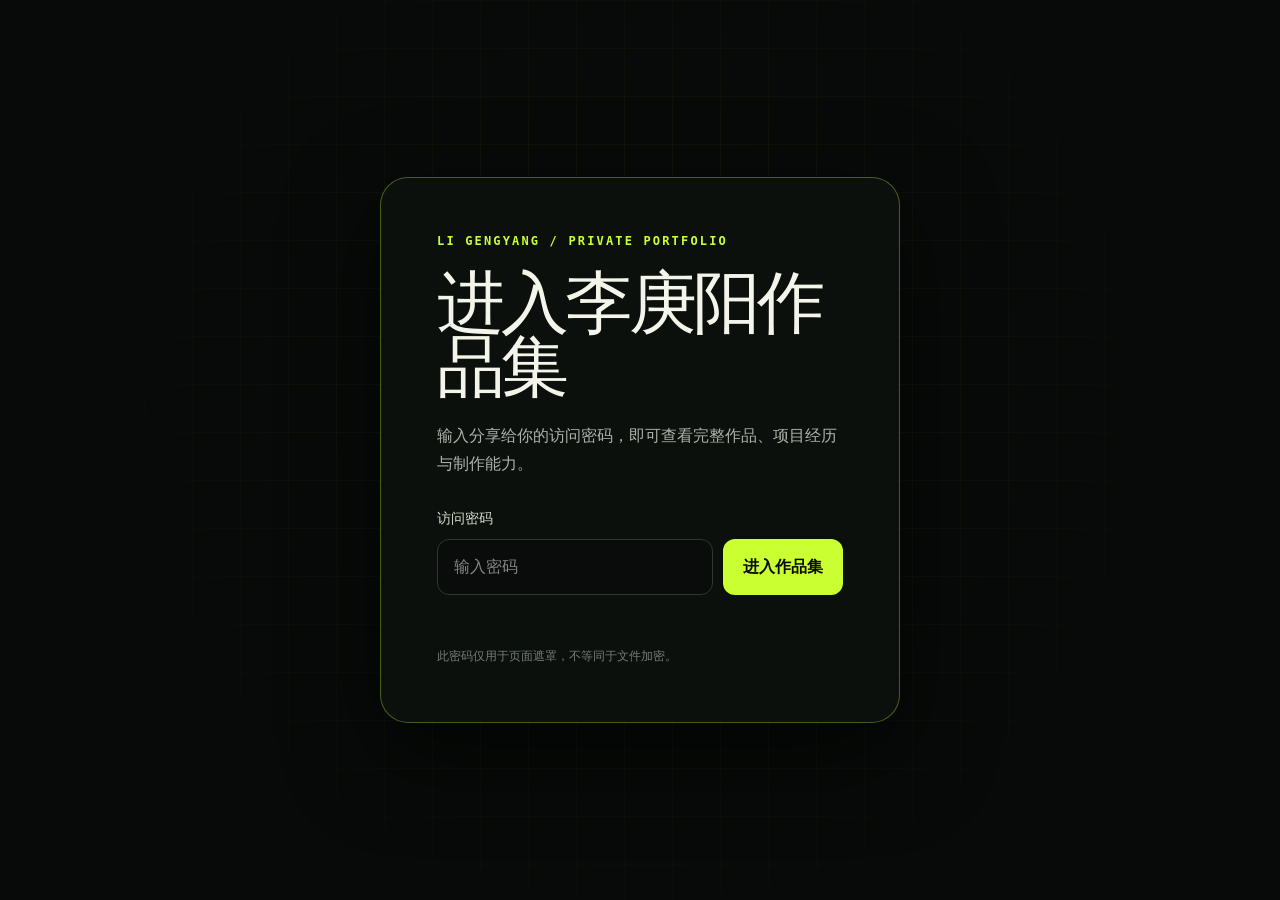
<file: index.html>
<!DOCTYPE html><html lang="zh-CN"><head><meta charSet="utf-8"/><meta name="viewport" content="width=device-width, initial-scale=1"/><link rel="preload" as="image" href="/portfolio/tommy/hero-about-tommy.webp?v=db66fcceab55"/><link rel="stylesheet" href="/assets/index-Cyn461AH.css" data-rsc-css-href="/assets/index-Cyn461AH.css" data-precedence="vite-rsc/importer-resources"/><link rel="modulepreload" href="/assets/layout-segment-context-D1Gro_oa.js" crossorigin=""/><link rel="modulepreload" href="/assets/rolldown-runtime-S-ySWqyJ.js" crossorigin=""/><link rel="modulepreload" href="/assets/index-BAnAIoCe.js" crossorigin=""/><link rel="modulepreload" href="/assets/framework-DjPHiq1u.js" crossorigin=""/><link rel="modulepreload" href="/assets/PortfolioExperience-Cit8DB9o.js" crossorigin=""/><title>李庚阳｜AIGC 短剧核心制作师作品集</title><meta name="description" content="李庚阳的 AIGC 短剧作品集：主攻一卡与第一集，独立完成从剧本判断到最终交付的 0→1 制作链路。"/><meta name="application-name" content="李庚阳作品集"/><meta name="robots" content="noindex, nofollow, noarchive, nosnippet, noimageindex"/><meta property="og:title" content="李庚阳｜AIGC 短剧核心制作师作品集"/><meta property="og:description" content="李庚阳的 AIGC 短剧作品集：主攻一卡与第一集，独立完成从剧本判断到最终交付的 0→1 制作链路。"/><meta property="og:url" content="https://ligengyang-aigc.netlify.app"/><meta property="og:type" content="website"/><meta property="og:locale" content="zh_CN"/><meta property="og:image" content="https://ligengyang-aigc.netlify.app/og.png"/><meta property="og:image:width" content="1672"/><meta property="og:image:height" content="941"/><meta property="og:image:alt" content="李庚阳 AIGC 短剧作品集：从剧本到交付"/><meta name="twitter:card" content="summary_large_image"/><meta name="twitter:title" content="李庚阳｜AIGC 短剧核心制作师作品集"/><meta name="twitter:description" content="AIGC 短剧核心制作、组长与技术指导作品集。"/><meta name="twitter:image" content="https://ligengyang-aigc.netlify.app/og.png"/><link rel="shortcut icon" href="https://ligengyang-aigc.netlify.app/favicon.svg"/><link rel="icon" href="https://ligengyang-aigc.netlify.app/favicon.svg" type="image/svg+xml"/><script>self.__VINEXT_RSC_PARAMS__={}</script><script>self.__VINEXT_RSC_NAV__={"pathname":"/","searchParams":[]}</script><link rel="modulepreload" href="/assets/index-BAnAIoCe.js" />

<script>try{if(sessionStorage.getItem("lgy-static-access")==="c2108e7e6d5924715cd8323e035ffcfd")document.documentElement.classList.add("portfolio-unlocked");else sessionStorage.removeItem("lgy-static-access")}catch(e){}</script>
<style>
html:not(.portfolio-unlocked) body>*:not(#static-access-gate){display:none!important}
html.portfolio-unlocked #static-access-gate{display:none!important}
#static-access-gate{position:fixed;inset:0;z-index:2147483647;display:grid;place-items:center;min-height:100svh;padding:24px;background:#070a08;color:#f4f5ea;font-family:ui-sans-serif,system-ui,"Microsoft YaHei",sans-serif}
#static-access-gate:before{content:"";position:absolute;inset:0;background:linear-gradient(rgba(202,255,49,.065) 1px,transparent 1px),linear-gradient(90deg,rgba(202,255,49,.065) 1px,transparent 1px);background-size:48px 48px;mask-image:radial-gradient(circle at 50% 45%,black,transparent 76%)}
.static-access-panel{position:relative;width:min(100%,520px);padding:clamp(28px,6vw,56px);border:1px solid rgba(202,255,49,.32);border-radius:28px;background:rgba(13,17,14,.94);box-shadow:0 30px 90px rgba(0,0,0,.55)}
.static-access-kicker{margin:0 0 22px;color:#caff31;font:700 12px/1.2 ui-monospace,monospace;letter-spacing:.18em}
.static-access-panel h1{margin:0;font-size:clamp(38px,8vw,68px);line-height:.95;letter-spacing:-.06em}
.static-access-panel>p:not(.static-access-kicker):not(.static-access-error):not(.static-access-note){margin:22px 0 30px;color:#abb3aa;line-height:1.75}
.static-access-form label{display:block;margin-bottom:10px;color:#d7dccf;font-size:14px}.static-access-row{display:grid;grid-template-columns:1fr auto;gap:10px}
.static-access-row input{min-width:0;padding:15px 16px;border:1px solid #30382f;border-radius:12px;background:#090c0a;color:#fff;font-size:16px;outline:none}.static-access-row input:focus{border-color:#caff31;box-shadow:0 0 0 3px rgba(202,255,49,.12)}
.static-access-row button{padding:0 20px;border:0;border-radius:12px;background:#caff31;color:#070a08;font-weight:800;cursor:pointer}.static-access-error{min-height:22px;margin:12px 0 0;color:#ff8e7e;font-size:14px}.static-access-note{margin:18px 0 0;color:#737d75;font-size:12px;line-height:1.6}
@media(max-width:520px){.static-access-row{grid-template-columns:1fr}.static-access-row button{min-height:50px}}
</style></head><body><div class="site-shell"><a class="skip-link" href="#main">跳到主要内容</a><header class="site-nav"><a class="brand" href="#top" aria-label="返回首页"><span class="brand-mark">李</span><span class="brand-copy">LI GENGYANG<small>AIGC / DIRECTOR SYSTEMS</small></span></a><nav aria-label="页面导航"><a href="#profile">个人</a><a href="#about">能力</a><a href="#work">作品</a><a href="#method">流程</a></nav><a class="nav-action" href="#next">联系我<span aria-hidden="true">↓</span></a></header><div class="page-progress" aria-hidden="true"><span></span></div><aside class="scene-rail" aria-label="章节导航"><a href="#top" aria-current="location"><span>00</span><i></i><b>首页</b></a><a href="#profile"><span>01</span><i></i><b>简介</b></a><a href="#about"><span>02</span><i></i><b>能力</b></a><a href="#work"><span>03</span><i></i><b>作品</b></a><a href="#method"><span>04</span><i></i><b>流程</b></a><a href="#typefield"><span>05</span><i></i><b>影像</b></a><a href="#next"><span>06</span><i></i><b>联系</b></a></aside><main id="main"><section class="hero light-acid" data-focus="idle" data-scene="true" id="top"><div class="hero-grid" aria-hidden="true"></div><div class="hero-glow" aria-hidden="true"></div><div class="light-reveal" aria-hidden="true"><span>李庚阳</span></div><div class="focus-blueprint" aria-hidden="true"><span>SCENE 01</span><i></i><small>FOCUS VECTOR / LOCK READY</small></div><div class="hero-copy" data-reveal="hero"><p class="eyebrow"><span></span>00 / AIGC SHORT-DRAMA PORTFOLIO</p><h1>李庚阳</h1><p class="hero-claim">把剧本做成<span>能交付的故事。</span></p><p class="hero-intro">AIGC 短剧核心制作师、制作组长与技术指导。主攻决定留存的一卡与第一集，也负责复杂镜头攻坚、组内审美把控和新人带教。</p><div class="hero-identity"><span>西安</span><i></i><span>29 岁</span><i></i><span>已离职，可随时到岗</span></div><div class="hero-proof" aria-label="核心履历数据"><div><strong>35</strong><span>集核心制作</span></div><div><strong>0→1</strong><span>全流程制作</span></div><div><strong>03</strong><span>三类项目均负责第一集</span></div><div><strong>MBA</strong><span>工商管理硕士</span></div></div><div class="hero-actions"><a class="button button-primary" href="#work">看真实作品<span aria-hidden="true">↓</span></a><a class="button button-ghost" href="#method">看完整流程</a></div><div class="hero-status" aria-label="主页特点"><span><i></i>CORE PRODUCTION</span><span>A–S SERIES</span><span>DELIVERY READY</span></div></div><div class="orbital-stage"><div class="orbit orbit-one" aria-hidden="true"></div><div class="orbit orbit-two" aria-hidden="true"></div><div class="orbit orbit-three" aria-hidden="true"></div><button class="director-core" type="button" aria-pressed="false" aria-label="启动导演聚焦"><span class="core-index">01</span><strong>一卡</strong><small>FIRST CARD / FIRST EPISODE</small></button><span class="float-tag float-tag-a" aria-hidden="true">第一集</span><span class="float-tag float-tag-b" aria-hidden="true">全流程</span><span class="float-tag float-tag-c" aria-hidden="true">MBA 管理</span></div><button class="light-switch" type="button" aria-label="切换追光颜色，当前为荧光绿"><span class="light-switch-dot"></span>换光<b>荧光绿</b></button><div class="scroll-cue" aria-hidden="true"><span>MOVE / LOCK THE LIGHT</span><i></i><small>SCROLL TO ENTER</small></div></section><section class="profile-section section-pad" data-scene="true" id="profile"><div class="profile-card" data-reveal="panel"><div class="avatar-stage avatar-expression-focus"><div class="avatar-art" aria-hidden="true"><div class="avatar-ring avatar-ring-one"></div><div class="avatar-ring avatar-ring-two"></div><div class="tommy-portrait-wrap"><img class="tommy-portrait" src="/portfolio/tommy/hero-about-tommy.webp?v=db66fcceab55" alt=""/></div><span class="avatar-sticker sticker-director">整集制作</span><span class="avatar-sticker sticker-vibe">技术指导</span><span class="avatar-sticker sticker-system">带组内审</span></div><button class="avatar-hit-area" type="button" aria-label="切换角色表情，当前模式为 创作"><span>点击淘米切换能力</span><b>创作</b></button></div><div class="profile-copy"><div class="section-label"><span>01</span>PERSONAL PROFILE</div><h2 class="profile-section-title">个人简介</h2><p class="profile-name">李庚阳<span>AIGC 短剧核心制作师 / 制作组长 / 技术指导</span></p><p class="profile-lead">2026 年 4 月进入 AIGC 短剧生产，第二个月开始承担技术指导，第三个月任制作组长；持续负责一卡、第一集及多人、复杂动作、魔法特效等高难镜头。</p><p class="profile-mode-label">DIRECT<!-- --> / <!-- -->创作</p><h3 class="profile-mode-title">先读本，再让镜头开始运动。</h3><p class="profile-mode-body">我会把平淡的剧本拆成场次功能、人物反应、镜头组与情绪递进，再把判断落到可以生成、可以粗拼、可以交付的画面上。</p><div class="skill-cloud" aria-label="创作能力关键词"><span>剧本分析</span><span>AIGC 分镜</span><span>整集情绪</span><span>镜头组设计</span></div><div class="profile-proof-grid"><div><strong>35</strong><span>集核心制作</span></div><div><strong>3–4</strong><span>二、三卡常态日产</span></div><div><strong>MBA</strong><span>管理与统筹背景</span></div></div><div class="career-strip" aria-label="职业经历"><div><b>2020–2022</b><span>义马市电视台 / 记者、编辑</span></div><div><b>2022–2026</b><span>河南大有能源 / 500强国企 · 统筹、审计、调度；梳理延时费用，节省约 30–40 万元</span></div><div><b>2026.04–2026.08</b><span>赫兹光年 / 制作师、制作组长｜承担部门技术指导与本组内审</span></div></div><div class="education-strip" aria-label="教育背景"><span>教育背景</span><p>西北农林科技大学 / <strong>工商管理硕士（MBA）</strong><i aria-hidden="true">·</i>郑州航空工业管理学院 / 飞行器动力工程</p></div><div class="education-strip" aria-label="管理能力落地"><span>管理能力</span><p>将统筹与审计思维落到每日产出内审、交付节点把控、新人带教和提示词模板复用；组员在指导后由三卡推进至二卡、由二卡推进至一卡。</p></div></div></div></section><section class="manifesto section-pad" data-scene="true" id="about"><div class="section-label" data-reveal="strip"><span>02</span>CAPABILITY SYSTEM</div><div class="manifesto-statement" data-reveal="statement" data-reveal-repeat="true"><h2><span>从剧本判断</span><span>到成片交付</span></h2><p>我不只生成镜头，<em>我负责让整集成立。</em></p></div><div class="manifesto-note" data-reveal="panel"><p class="manifesto-lead">把一般由导演完成的读本、情绪和分镜判断前移到制作端，再把工作延伸到粗拼、救片与最终修改。</p><div class="pill-row" aria-label="全流程能力"><span>导演判断前移</span><span>镜头组与轴线</span><span>废片返修复用</span><span>最终交付闭环</span></div><div class="manifesto-proof-grid" role="tablist" aria-label="能力证据"><button type="button" role="tab" id="capability-proof-tab-0" aria-controls="capability-proof-panel" aria-selected="true" tabindex="0" data-active="true"><b>01</b><strong>先把导演判断做在前面</strong><p>读本、判断场次功能、拆情绪，再补足动作与反应，把平淡剧本变成可执行的镜头组。</p></button><button type="button" role="tab" id="capability-proof-tab-1" aria-controls="capability-proof-panel" aria-selected="false" tabindex="-1" data-active="false"><b>02</b><strong>接住临近交付的难题</strong><p>统一站位、视线和轴线，预留剪辑点与组别过桥；遇到人员空缺或成片未达标准时，能补位重做。</p></button><button type="button" role="tab" id="capability-proof-tab-2" aria-controls="capability-proof-panel" aria-selected="false" tabindex="-1" data-active="false"><b>03</b><strong>把随机废片变成可用镜头</strong><p>判断情绪、站位与背景问题，裁切、返修、重组可用段落，减少无效抽卡和重复生成。</p></button><button type="button" role="tab" id="capability-proof-tab-3" aria-controls="capability-proof-panel" aria-selected="false" tabindex="-1" data-active="false"><b>04</b><strong>把产能跟到最终交付</strong><p>独立完成读本、分镜、生成筛选、粗拼与返修，并与剪辑师协作，持续承接导演和甲方意见修改。</p></button></div><div class="manifesto-active-proof" id="capability-proof-panel" role="tabpanel" aria-labelledby="capability-proof-tab-0" aria-live="polite"><span>当前重点 / <!-- -->01</span><strong>《婆婆祭日我求婚，钻石老公送上门》第一集人物多、关系复杂，我主动补足动作、反应、景别和运镜，让平直段落形成情绪推进。</strong></div></div></section><section class="work-section section-pad" data-scene="true" id="work"><div class="section-heading" data-reveal="statement" data-reveal-repeat="true"><div><div class="section-label"><span>03</span>SELECTED WORKS</div><h2>代表作品</h2><p class="section-heading-subtitle">先看成片，再看我做了什么。</p></div><div class="work-proof-summary"><p class="work-proof-lead"><strong>主攻一卡与第一集</strong><span>同时覆盖二、三卡量产与最终修改交付。</span></p><p class="work-proof-data">3 部 A–S 级商业短剧｜35 集核心制作｜另承担 13 集成片修改任务</p><div class="style-range" aria-label="商业短剧风格覆盖"><article><b>宫廷大女主</b><span>空间秩序 · 慢节奏美学 · 克制情绪</span></article><article><b>都市霸总</b><span>高密度人物关系 · 轴线 · 近景反应</span></article><article><b>海外魔法情感</b><span>英伦世界观 · 多人动作 · 特效连续</span></article></div></div></div><div class="project-stack"><article class="project-card tone-paper" data-live="idle"><div class="project-copy"><div class="project-meta"><span>01</span><p>A–S 级 / 海外男男情感</p><i aria-hidden="true">海外首部 / 前四集</i></div><h3>嫁给魔法学院的死对头</h3><p class="project-subtitle"></p><p class="project-description">30 集海外男男情感出海剧，公司首部英伦魔法学院类型项目。独立完成前 4 集制作与交付，作品集收录完整前四集。</p><div class="project-controls"><button class="case-trigger" type="button" aria-controls="scope-magic" aria-expanded="false"><span>查看我的制作范围</span><b aria-hidden="true">+</b></button><div class="case-drawer" data-open="false" id="scope-magic" aria-hidden="true"><div class="case-drawer-grid"><p><small>范围</small>独立完成前 4 集的剧本拆解、分镜、提示词、生成筛选、粗拼与返修；与剪辑师协作完成最终成片和交付。</p><p><small>重点</small>暗色古堡空间、海外节奏、多人动作和魔法效果的连续性。</p><p><small>证据</small>第 01–04 集完整成片均已挂载，可连续核验海外节奏、人物关系与魔法动作的推进。</p></div></div></div><div class="project-style"><span>STYLE</span><b>海外魔法情感 / 英伦学院世界观 / 多人动作 / 特效连续</b></div><div class="project-metrics" aria-label="嫁给魔法学院的死对头项目数据"><div><small>负责集数</small><strong>前 4 集</strong></div><div><small>完整成片</small><strong>前 4 集</strong></div><div><small>第一集展示版</small><strong>约 4:41</strong></div></div><div class="project-tags"><span>英伦魔法学院</span><span>海外节奏</span><span>复杂动作与特效</span></div></div><div class="project-visual" data-inspecting="false"><div class="project-visual-inner"><div class="project-video-caption"><span>完整展示：暗色学院空间与关系近景</span><b>约 4:41</b></div><div class="project-media-shell" id="episode-panel-magic" role="tabpanel" aria-labelledby="episode-tab-magic-magic-01"><video class="project-video" src="/portfolio/magic/ep-01.mp4?v=ea4b186ba688" poster="/portfolio/magic/poster.webp?v=20293a2c9502" controls="" playsInline="" preload="none" data-portfolio-video="true" aria-label="嫁给魔法学院的死对头第 01 集"></video><button class="project-play-toggle" type="button" data-playing="false" aria-label="播放嫁给魔法学院的死对头第 01 集"><span aria-hidden="true">▶</span><b>播放作品</b></button></div><div class="episode-switcher" role="tablist" aria-label="嫁给魔法学院的死对头展示集数"><button type="button" role="tab" id="episode-tab-magic-magic-01" aria-controls="episode-panel-magic" aria-selected="true" tabindex="0" class="is-active">01 集</button><button type="button" role="tab" id="episode-tab-magic-magic-02" aria-controls="episode-panel-magic" aria-selected="false" tabindex="-1">02 集</button><button type="button" role="tab" id="episode-tab-magic-magic-03" aria-controls="episode-panel-magic" aria-selected="false" tabindex="-1">03 集</button><button type="button" role="tab" id="episode-tab-magic-magic-04" aria-controls="episode-panel-magic" aria-selected="false" tabindex="-1">04 集</button></div></div><span class="project-reticle" aria-hidden="true"><i></i></span><small class="project-inspect-label" aria-hidden="true">MOVE TO INSPECT / CHOOSE AN EPISODE</small></div></article><article class="project-card tone-lime" data-live="idle"><div class="project-copy"><div class="project-meta"><span>02</span><p>A–S 级 / 宫廷大女主</p><i aria-hidden="true">已上线</i></div><h3>凰途霸业</h3><p class="project-subtitle">原《步步生香》</p><p class="project-description">80 集宫廷大女主短剧，已上线红果。独立完成一卡 10 集；因组内成员尚在成长且出现离职空缺，在交付节点承担兜底重做，并额外制作二卡 6 集、三卡 10 集；另完成 13 集最终修改。</p><div class="project-controls"><button class="case-trigger" type="button" aria-controls="scope-huangtu" aria-expanded="false"><span>查看我的制作范围</span><b aria-hidden="true">+</b></button><div class="case-drawer" data-open="false" id="scope-huangtu" aria-hidden="true"><div class="case-drawer-grid"><p><small>范围</small>独立完成剧本分析、分镜、提示词、生成筛选、粗拼与返修；音乐音效及最终剪辑由剪辑师完成，我持续承接导演与甲方意见修改至交付。</p><p><small>重点</small>宫廷剧需要稳定的空间秩序、服化道连续和从容的情绪推进。</p><p><small>证据</small>组内成员尚在成长且出现离职空缺时，我补位二、三卡制作；第 14 集临近交付时由导演安排完全重做，并独立完成最终版本。</p></div></div></div><div class="project-style"><span>STYLE</span><b>宫廷大女主 / 空间秩序 / 服化道连续 / 克制情绪递进</b></div><div class="project-metrics" aria-label="凰途霸业项目数据"><div><small>核心制作</small><strong>26 集</strong></div><div><small>其中一卡</small><strong>10 集</strong></div><div><small>最终修改</small><strong>另 13 集</strong></div></div><div class="project-tags"><span>已上线红果</span><span>核心制作 26 集</span><span>最终修改 13 集</span></div></div><div class="project-visual" data-inspecting="false"><div class="project-visual-inner"><div class="project-video-caption"><span>代表作：关系推进与情绪反应</span><b>约 1:41</b></div><div class="project-media-shell" id="episode-panel-huangtu" role="tabpanel" aria-labelledby="episode-tab-huangtu-huangtu-07"><video class="project-video" src="/portfolio/huangtu/episodes/ep-07.mp4?v=2c9c19fe420b" poster="/portfolio/huangtu/posters/poster-2.webp?v=451a82cb8679" controls="" playsInline="" preload="none" data-portfolio-video="true" aria-label="凰途霸业第 07 集"></video><button class="project-play-toggle" type="button" data-playing="false" aria-label="播放凰途霸业第 07 集"><span aria-hidden="true">▶</span><b>播放作品</b></button></div><div class="episode-switcher" role="tablist" aria-label="凰途霸业展示集数"><button type="button" role="tab" id="episode-tab-huangtu-huangtu-07" aria-controls="episode-panel-huangtu" aria-selected="true" tabindex="0" class="is-active">07 集</button><button type="button" role="tab" id="episode-tab-huangtu-huangtu-08" aria-controls="episode-panel-huangtu" aria-selected="false" tabindex="-1">08 集</button><button type="button" role="tab" id="episode-tab-huangtu-huangtu-14" aria-controls="episode-panel-huangtu" aria-selected="false" tabindex="-1">14 集</button><button type="button" role="tab" id="episode-tab-huangtu-huangtu-44" aria-controls="episode-panel-huangtu" aria-selected="false" tabindex="-1">44 集</button><button type="button" role="tab" id="episode-tab-huangtu-huangtu-73" aria-controls="episode-panel-huangtu" aria-selected="false" tabindex="-1">73 集</button><button type="button" role="tab" id="episode-tab-huangtu-huangtu-01" aria-controls="episode-panel-huangtu" aria-selected="false" tabindex="-1">01 集</button></div><div class="asset-board"><div class="asset-board-head"><div><span>VISUAL ASSET LIBRARY</span><p>15 种女主造型 / 30 名其他角色</p><small class="asset-board-scope">项目资产规模 / 本人参与部分资产图制作</small></div><div class="asset-board-tabs" role="tablist" aria-label="视觉资产类别"><button type="button" role="tab" id="asset-tab-huangtu-characters" aria-controls="asset-panel-huangtu" aria-selected="true" tabindex="0" class="is-active">人物</button><button type="button" role="tab" id="asset-tab-huangtu-scenes" aria-controls="asset-panel-huangtu" aria-selected="false" tabindex="-1">场景</button><button type="button" role="tab" id="asset-tab-huangtu-props" aria-controls="asset-panel-huangtu" aria-selected="false" tabindex="-1">道具</button></div></div><div class="asset-board-grid" id="asset-panel-huangtu" role="tabpanel" aria-labelledby="asset-tab-huangtu-characters"><figure><img src="/portfolio/huangtu/assets/character-xingli-guifei.webp?v=be7c594acbd5" alt="沈星黎 · 贵妃" loading="lazy"/><figcaption>沈星黎 · 贵妃</figcaption></figure><figure><img src="/portfolio/huangtu/assets/character-xingli-emperor.webp?v=e921ad9bd1da" alt="沈星黎 · 皇袍" loading="lazy"/><figcaption>沈星黎 · 皇袍</figcaption></figure><figure><img src="/portfolio/huangtu/assets/character-xingli-red-dance.webp?v=30311490746c" alt="沈星黎 · 红色舞服" loading="lazy"/><figcaption>沈星黎 · 红色舞服</figcaption></figure><figure><img src="/portfolio/huangtu/assets/character-emperor.webp?v=ed9f21f1c296" alt="皇上与皇后" loading="lazy"/><figcaption>皇上与皇后</figcaption></figure></div></div></div><span class="project-reticle" aria-hidden="true"><i></i></span><small class="project-inspect-label" aria-hidden="true">MOVE TO INSPECT / CHOOSE AN EPISODE</small></div></article><article class="project-card tone-violet" data-live="idle"><div class="project-copy"><div class="project-meta"><span>03</span><p>A–S 级 / 都市霸总</p><i aria-hidden="true">一卡 / 第一集</i></div><h3>婆婆祭日我求婚，钻石老公送上门</h3><p class="project-subtitle"></p><p class="project-description">80 集都市霸总短剧。主攻第一集与一卡阶段第 7–10 集，独立完成制作、修改与交付，并独立制作项目海报。</p><div class="project-controls"><button class="case-trigger" type="button" aria-controls="scope-diamond" aria-expanded="false"><span>查看我的制作范围</span><b aria-hidden="true">+</b></button><div class="case-drawer" data-open="false" id="scope-diamond" aria-hidden="true"><div class="case-drawer-grid"><p><small>范围</small>独立完成第一集及第 7–10 集的分镜、提示词、生成筛选、粗拼、返修与海报；与剪辑师协作推进最终成片和交付。</p><p><small>重点</small>多人关系复杂，需要同时控制站位、视线、轴线和情绪递进。</p><p><small>证据</small>会议室、花束、红裙与近景反应构成现代情感的视觉识别。</p></div></div></div><div class="project-style"><span>STYLE</span><b>都市霸总 / 高密度人物关系 / 清晰轴线 / 近景反应推进</b></div><div class="project-metrics" aria-label="婆婆祭日我求婚，钻石老公送上门项目数据"><div><small>制作交付</small><strong>5 集</strong></div><div><small>代表集数</small><strong>01 / 07–10</strong></div><div><small>单集均长</small><strong>约 2.5 分钟</strong></div></div><div class="project-tags"><span>都市情感</span><span>人物关系</span><span>情绪把控</span></div></div><div class="project-visual" data-inspecting="false"><div class="project-visual-inner"><div class="project-video-caption"><span>第一集：用人物关系和情绪定调</span><b>约 4:15</b></div><div class="project-media-shell" id="episode-panel-diamond" role="tabpanel" aria-labelledby="episode-tab-diamond-diamond-01"><video class="project-video" src="/portfolio/diamond/ep-01.mp4?v=40a2d487a763" poster="/portfolio/diamond/poster.webp?v=96e47844639c" controls="" playsInline="" preload="none" data-portfolio-video="true" aria-label="婆婆祭日我求婚，钻石老公送上门第 01 集"></video><button class="project-play-toggle" type="button" data-playing="false" aria-label="播放婆婆祭日我求婚，钻石老公送上门第 01 集"><span aria-hidden="true">▶</span><b>播放作品</b></button></div><div class="episode-switcher" role="tablist" aria-label="婆婆祭日我求婚，钻石老公送上门展示集数"><button type="button" role="tab" id="episode-tab-diamond-diamond-01" aria-controls="episode-panel-diamond" aria-selected="true" tabindex="0" class="is-active">01 集</button><button type="button" role="tab" id="episode-tab-diamond-diamond-07" aria-controls="episode-panel-diamond" aria-selected="false" tabindex="-1">07 集</button><button type="button" role="tab" id="episode-tab-diamond-diamond-08" aria-controls="episode-panel-diamond" aria-selected="false" tabindex="-1">08 集</button><button type="button" role="tab" id="episode-tab-diamond-diamond-09" aria-controls="episode-panel-diamond" aria-selected="false" tabindex="-1">09 集</button><button type="button" role="tab" id="episode-tab-diamond-diamond-10" aria-controls="episode-panel-diamond" aria-selected="false" tabindex="-1">10 集</button></div></div><span class="project-reticle" aria-hidden="true"><i></i></span><small class="project-inspect-label" aria-hidden="true">MOVE TO INSPECT / CHOOSE AN EPISODE</small></div></article></div><section class="style-showcase" aria-labelledby="style-showcase-title"><div class="style-showcase-head" data-reveal="bridge" data-reveal-repeat="true"><div><p class="style-showcase-kicker">BEYOND SERIES / OTHER WORKS</p><h3 id="style-showcase-title">短剧是主场，风格不设限。</h3></div><p>三部 A–S 级短剧证明整集交付能力；下面四支作品，补充萌宠 IP、企业会场与个人表达的风格覆盖。</p></div><div class="style-showcase-grid"><article class="style-video-card style-pet-lime" data-style-sample="01" data-reveal="card"><div class="style-video-copy"><div class="style-video-meta"><span>01</span><b>萌宠 IP</b><i>9:16</i></div><h4>NUBO · 藏包</h4><p>用角色动作与节奏完成轻体量萌宠叙事。</p><small>00:26<!-- --> / CLICK TO LOAD</small></div><div class="style-video-shell"><video class="style-video" src="/portfolio/style-range/pet-ip-hidden-bag.mp4?v=05f32d79545b" poster="/portfolio/style-range/pet-ip-hidden-bag.webp?v=798adef07d6c" controls="" playsInline="" preload="none" data-portfolio-video="true" aria-label="萌宠 IP：NUBO · 藏包"></video><p class="style-video-status" aria-live="polite" data-status="idle">点击原生播放键开始加载</p></div></article><article class="style-video-card style-pet-coral" data-style-sample="02" data-reveal="card"><div class="style-video-copy"><div class="style-video-meta"><span>02</span><b>萌宠 IP</b><i>9:16</i></div><h4>NUBO · 挂电话</h4><p>同一 IP、不同情境，保持角色表达的一致性。</p><small>00:27<!-- --> / CLICK TO LOAD</small></div><div class="style-video-shell"><video class="style-video" src="/portfolio/style-range/pet-ip-hangup.mp4?v=b931d6a4c5b6" poster="/portfolio/style-range/pet-ip-hangup.webp?v=b0fd86c88f1c" controls="" playsInline="" preload="none" data-portfolio-video="true" aria-label="萌宠 IP：NUBO · 挂电话"></video><p class="style-video-status" aria-live="polite" data-status="idle">点击原生播放键开始加载</p></div></article><article class="style-video-card style-corporate" data-style-sample="03" data-reveal="card"><div class="style-video-copy"><div class="style-video-meta"><span>03</span><b>企业宣传会开场</b><i>16:9</i></div><h4>企业会场开场影像</h4><p>为企业活动与现场大屏建立开场氛围。</p><small>00:58<!-- --> / CLICK TO LOAD</small></div><div class="style-video-shell"><video class="style-video" src="/portfolio/style-range/corporate-opening.mp4?v=ced0de1d6354" poster="/portfolio/style-range/corporate-opening.webp?v=4ae9f1d905ff" controls="" playsInline="" preload="none" data-portfolio-video="true" aria-label="企业宣传会开场：企业会场开场影像"></video><p class="style-video-status" aria-live="polite" data-status="idle">点击原生播放键开始加载</p></div></article><article class="style-video-card style-personal" data-style-sample="04" data-reveal="card"><div class="style-video-copy"><div class="style-video-meta"><span>04</span><b>个人自述</b><i>16:9</i></div><h4>李庚阳 · 个人自述</h4><p>以真实经历讲清职业选择与个人转向。</p><small>03:16<!-- --> / CLICK TO LOAD</small></div><div class="style-video-shell"><video class="style-video" src="/portfolio/intro/self-intro.mp4?v=0ef20bcf2e4d" poster="/portfolio/intro/poster.webp?v=c417fccb088c" controls="" playsInline="" preload="none" data-portfolio-video="true" aria-label="个人自述：李庚阳 · 个人自述"></video><p class="style-video-status" aria-live="polite" data-status="idle">点击原生播放键开始加载</p></div></article></div></section></section><section class="method-section section-pad" data-scene="true" id="method"><div class="method-intro" data-reveal="statement" data-reveal-repeat="true"><div class="section-label"><span>04</span>HOW I WORK</div><h2>完整制作流程</h2><p class="method-claim">好结果不是一次抽卡，而是一条交付链。</p><p class="method-description">从剧本分析到最终交付，每一步都有输入、判断和输出，也能被团队成员继续使用。</p></div><div class="process-ribbon" data-reveal="strip" aria-label="完整制作流程"><span>读本判断</span><i>→</i><span>导演化设计</span><i>→</i><span>分镜与提示词</span><i>→</i><span>生成与返修</span><i>→</i><span>粗拼与交付</span></div><ol class="method-list"><li data-reveal="card"><span class="step-number">01</span><div><p class="step-english">LOCK INPUT</p><h3>先锁定剧本、情绪与交付边界</h3></div><p class="step-body">先判断场次功能、人物关系、情绪方向和交付范围，解决“为什么拍”。</p><span class="step-arrow" aria-hidden="true">↗</span></li><li data-reveal="card"><span class="step-number">02</span><div><p class="step-english">DIRECT EPISODE</p><h3>把平淡剧本改成有推进的场面</h3></div><p class="step-body">增加有动机的动作、反应和关系变化，让运镜服务人物而不是只追求好看。</p><span class="step-arrow" aria-hidden="true">↗</span></li><li data-reveal="card"><span class="step-number">03</span><div><p class="step-english">DESIGN SHOTS</p><h3>从单镜扩展到可剪辑的镜头组</h3></div><p class="step-body">控制景别、站位、视线、轴线、光向、过桥与剪辑点，保证情绪递进。</p><span class="step-arrow" aria-hidden="true">↗</span></li><li data-reveal="card"><span class="step-number">04</span><div><p class="step-english">COMPILE PROMPTS</p><h3>用空间提示词锁住多人站位</h3></div><p class="step-body">结合相对位置描述、线稿、灰度图或白模参考，把分镜编译成可执行提示词。</p><span class="step-arrow" aria-hidden="true">↗</span></li><li data-reveal="card"><span class="step-number">05</span><div><p class="step-english">RELEASE &amp; LEARN</p><h3>生成、救片、粗拼，再进入交付</h3></div><p class="step-body">筛选可用素材，裁切复用废片，完成故事粗拼与连续性质检，再进行导演和甲方修改。</p><span class="step-arrow" aria-hidden="true">↗</span></li></ol></section><section class="type-field-section section-pad" data-scene="true" id="typefield"><div class="type-field-copy" data-reveal="statement" data-reveal-repeat="true"><div class="section-label"><span>05</span>AIGC VISUAL LAB</div><h2>AIGC<span>视觉实验</span></h2><p id="curtain-description">方法已经讲完。现在只看画面——拨开文字，看看这些判断如何落成真实资产。</p></div><div class="curtain-shell curtain-shell-assets" data-reveal="panel"><div class="curtain-canopy"><div class="curtain-canopy-copy"><span>DIRECTING SYSTEM</span><small>SHOT<!-- --> / 12 PRODUCTION DECISIONS</small></div><div class="curtain-mode-switch" role="group" aria-label="切换字帘内容"><button type="button" aria-pressed="false"><span>剧本</span><small>SCRIPT</small></button><button type="button" aria-pressed="true" class="is-active"><span>镜头</span><small>SHOT</small></button><button type="button" aria-pressed="false"><span>交付</span><small>DELIVERY</small></button></div></div><div class="curtain-threads" data-active="false" role="img" aria-describedby="curtain-description" aria-label="可互动的镜头判断珠帘；移动指针、触摸点按或使用方向键拨开文字，查看底层真实资产图" tabindex="0"><div class="curtain-asset-underlay" aria-hidden="true"><img alt="" class="is-active" loading="lazy" src="/portfolio/huangtu/assets/character-xingli-red-dance.webp?v=30311490746c"/><img alt="" loading="lazy" src="/portfolio/huangtu/assets/scene-palace-night.webp?v=82ed17c0a8f7"/><img alt="" loading="lazy" src="/portfolio/magic/poster.webp?v=20293a2c9502"/><img alt="" loading="lazy" src="/portfolio/diamond/poster.webp?v=96e47844639c"/><img alt="" loading="lazy" src="/portfolio/huangtu/assets/character-xingli-guifei.webp?v=be7c594acbd5"/><img alt="" loading="lazy" src="/portfolio/huangtu/assets/scene-palace-garden.webp?v=3a4bc7545695"/><img alt="" loading="lazy" src="/portfolio/huangtu/assets/character-xingli-emperor.webp?v=e921ad9bd1da"/><img alt="" loading="lazy" src="/portfolio/huangtu/assets/prop-hairpin.webp?v=5348603e1e88"/><img alt="" loading="lazy" src="/portfolio/huangtu/assets/scene-cold-palace-night.webp?v=254b3cc3dd12"/></div><span class="curtain-pointer-ring" aria-hidden="true"></span><span class="curtain-thread"><i class="curtain-glyph" data-column="0" data-row="0">先</i><i class="curtain-glyph" data-column="0" data-row="1">多</i><i class="curtain-glyph" data-column="0" data-row="2">轴</i><i class="curtain-glyph" data-column="0" data-row="3">起</i><i class="curtain-glyph" data-column="0" data-row="4">镜</i><i class="curtain-glyph" data-column="0" data-row="5">特</i><i class="curtain-glyph" data-column="0" data-row="6">运</i><i class="curtain-glyph" data-column="0" data-row="7">光</i><i class="curtain-glyph" data-column="0" data-row="8">前</i><i class="curtain-glyph" data-column="0" data-row="9">镜</i><i class="curtain-glyph" data-column="0" data-row="10">模</i><i class="curtain-glyph" data-column="0" data-row="11">每</i></span><span class="curtain-thread"><i class="curtain-glyph" data-column="1" data-row="0">定</i><i class="curtain-glyph" data-column="1" data-row="1">人</i><i class="curtain-glyph" data-column="1" data-row="2">线</i><i class="curtain-glyph" data-column="1" data-row="3">幅</i><i class="curtain-glyph" data-column="1" data-row="4">头</i><i class="curtain-glyph" data-column="1" data-row="5">写</i><i class="curtain-glyph" data-column="1" data-row="6">镜</i><i class="curtain-glyph" data-column="1" data-row="7">线</i><i class="curtain-glyph" data-column="1" data-row="8">景</i><i class="curtain-glyph" data-column="1" data-row="9">头</i><i class="curtain-glyph" data-column="1" data-row="10">型</i><i class="curtain-glyph" data-column="1" data-row="11">个</i></span><span class="curtain-thread"><i class="curtain-glyph" data-column="2" data-row="0">景</i><i class="curtain-glyph" data-column="2" data-row="1">站</i><i class="curtain-glyph" data-column="2" data-row="2">统</i><i class="curtain-glyph" data-column="2" data-row="3">落</i><i class="curtain-glyph" data-column="2" data-row="4">组</i><i class="curtain-glyph" data-column="2" data-row="5">全</i><i class="curtain-glyph" data-column="2" data-row="6">必</i><i class="curtain-glyph" data-column="2" data-row="7">方</i><i class="curtain-glyph" data-column="2" data-row="8">遮</i><i class="curtain-glyph" data-column="2" data-row="9">之</i><i class="curtain-glyph" data-column="2" data-row="10">失</i><i class="curtain-glyph" data-column="2" data-row="11">镜</i></span><span class="curtain-thread"><i class="curtain-glyph" data-column="3" data-row="0">别</i><i class="curtain-glyph" data-column="3" data-row="1">位</i><i class="curtain-glyph" data-column="3" data-row="2">一</i><i class="curtain-glyph" data-column="3" data-row="3">幅</i><i class="curtain-glyph" data-column="3" data-row="4">别</i><i class="curtain-glyph" data-column="3" data-row="5">身</i><i class="curtain-glyph" data-column="3" data-row="6">须</i><i class="curtain-glyph" data-column="3" data-row="7">向</i><i class="curtain-glyph" data-column="3" data-row="8">挡</i><i class="curtain-glyph" data-column="3" data-row="9">间</i><i class="curtain-glyph" data-column="3" data-row="10">控</i><i class="curtain-glyph" data-column="3" data-row="11">头</i></span><span class="curtain-thread"><i class="curtain-glyph" data-column="4" data-row="0">再</i><i class="curtain-glyph" data-column="4" data-row="1">必</i><i class="curtain-glyph" data-column="4" data-row="2">保</i><i class="curtain-glyph" data-column="4" data-row="3">都</i><i class="curtain-glyph" data-column="4" data-row="4">负</i><i class="curtain-glyph" data-column="4" data-row="5">共</i><i class="curtain-glyph" data-column="4" data-row="6">服</i><i class="curtain-glyph" data-column="4" data-row="7">帮</i><i class="curtain-glyph" data-column="4" data-row="8">增</i><i class="curtain-glyph" data-column="4" data-row="9">需</i><i class="curtain-glyph" data-column="4" data-row="10">先</i><i class="curtain-glyph" data-column="4" data-row="11">都</i></span><span class="curtain-thread"><i class="curtain-glyph" data-column="5" data-row="0">决</i><i class="curtain-glyph" data-column="5" data-row="1">须</i><i class="curtain-glyph" data-column="5" data-row="2">证</i><i class="curtain-glyph" data-column="5" data-row="3">要</i><i class="curtain-glyph" data-column="5" data-row="4">责</i><i class="curtain-glyph" data-column="5" data-row="5">同</i><i class="curtain-glyph" data-column="5" data-row="6">务</i><i class="curtain-glyph" data-column="5" data-row="7">助</i><i class="curtain-glyph" data-column="5" data-row="8">加</i><i class="curtain-glyph" data-column="5" data-row="9">要</i><i class="curtain-glyph" data-column="5" data-row="10">检</i><i class="curtain-glyph" data-column="5" data-row="11">回</i></span><span class="curtain-thread"><i class="curtain-glyph" data-column="6" data-row="0">定</i><i class="curtain-glyph" data-column="6" data-row="1">固</i><i class="curtain-glyph" data-column="6" data-row="2">视</i><i class="curtain-glyph" data-column="6" data-row="3">预</i><i class="curtain-glyph" data-column="6" data-row="4">完</i><i class="curtain-glyph" data-column="6" data-row="5">建</i><i class="curtain-glyph" data-column="6" data-row="6">人</i><i class="curtain-glyph" data-column="6" data-row="7">强</i><i class="curtain-glyph" data-column="6" data-row="8">空</i><i class="curtain-glyph" data-column="6" data-row="9">过</i><i class="curtain-glyph" data-column="6" data-row="10">查</i><i class="curtain-glyph" data-column="6" data-row="11">到</i></span><span class="curtain-thread"><i class="curtain-glyph" data-column="7" data-row="0">机</i><i class="curtain-glyph" data-column="7" data-row="1">定</i><i class="curtain-glyph" data-column="7" data-row="2">线</i><i class="curtain-glyph" data-column="7" data-row="3">留</i><i class="curtain-glyph" data-column="7" data-row="4">成</i><i class="curtain-glyph" data-column="7" data-row="5">立</i><i class="curtain-glyph" data-column="7" data-row="6">物</i><i class="curtain-glyph" data-column="7" data-row="7">化</i><i class="curtain-glyph" data-column="7" data-row="8">间</i><i class="curtain-glyph" data-column="7" data-row="9">桥</i><i class="curtain-glyph" data-column="7" data-row="10">站</i><i class="curtain-glyph" data-column="7" data-row="11">场</i></span><span class="curtain-thread"><i class="curtain-glyph" data-column="8" data-row="0">位</i><i class="curtain-glyph" data-column="8" data-row="1">空</i><i class="curtain-glyph" data-column="8" data-row="2">方</i><i class="curtain-glyph" data-column="8" data-row="3">剪</i><i class="curtain-glyph" data-column="8" data-row="4">情</i><i class="curtain-glyph" data-column="8" data-row="5">人</i><i class="curtain-glyph" data-column="8" data-row="6">真</i><i class="curtain-glyph" data-column="8" data-row="7">情</i><i class="curtain-glyph" data-column="8" data-row="8">层</i><i class="curtain-glyph" data-column="8" data-row="9">完</i><i class="curtain-glyph" data-column="8" data-row="10">位</i><i class="curtain-glyph" data-column="8" data-row="11">景</i></span><span class="curtain-thread"><i class="curtain-glyph" data-column="9" data-row="0">和</i><i class="curtain-glyph" data-column="9" data-row="1">间</i><i class="curtain-glyph" data-column="9" data-row="2">向</i><i class="curtain-glyph" data-column="9" data-row="3">辑</i><i class="curtain-glyph" data-column="9" data-row="4">绪</i><i class="curtain-glyph" data-column="9" data-row="5">物</i><i class="curtain-glyph" data-column="9" data-row="6">实</i><i class="curtain-glyph" data-column="9" data-row="7">绪</i><i class="curtain-glyph" data-column="9" data-row="8">次</i><i class="curtain-glyph" data-column="9" data-row="9">成</i><i class="curtain-glyph" data-column="9" data-row="10">与</i><i class="curtain-glyph" data-column="9" data-row="11">意</i></span><span class="curtain-thread"><i class="curtain-glyph" data-column="10" data-row="0">运</i><i class="curtain-glyph" data-column="10" data-row="1">关</i><i class="curtain-glyph" data-column="10" data-row="2">连</i><i class="curtain-glyph" data-column="10" data-row="3">点</i><i class="curtain-glyph" data-column="10" data-row="4">递</i><i class="curtain-glyph" data-column="10" data-row="5">气</i><i class="curtain-glyph" data-column="10" data-row="6">动</i><i class="curtain-glyph" data-column="10" data-row="7">重</i><i class="curtain-glyph" data-column="10" data-row="8">深</i><i class="curtain-glyph" data-column="10" data-row="9">拼</i><i class="curtain-glyph" data-column="10" data-row="10">参</i><i class="curtain-glyph" data-column="10" data-row="11">图</i></span><span class="curtain-thread"><i class="curtain-glyph" data-column="11" data-row="0">动</i><i class="curtain-glyph" data-column="11" data-row="1">系</i><i class="curtain-glyph" data-column="11" data-row="2">续</i><i class="curtain-glyph" data-column="11" data-row="3">位</i><i class="curtain-glyph" data-column="11" data-row="4">进</i><i class="curtain-glyph" data-column="11" data-row="5">场</i><i class="curtain-glyph" data-column="11" data-row="6">作</i><i class="curtain-glyph" data-column="11" data-row="7">点</i><i class="curtain-glyph" data-column="11" data-row="8">度</i><i class="curtain-glyph" data-column="11" data-row="9">接</i><i class="curtain-glyph" data-column="11" data-row="10">考</i><i class="curtain-glyph" data-column="11" data-row="11">里</i></span></div><div class="curtain-foot" aria-hidden="true"><span>12 条分镜与连续性判断</span><i></i><small>MOVE TO REVEAL REAL ASSETS</small></div></div></section><section class="next-section section-pad" data-scene="true" id="next"><div class="next-kicker" data-reveal="strip"><span>LI GENGYANG / 2026</span>READY FOR DELIVERY</div><h2 data-reveal="closing" data-reveal-repeat="true">联系我</h2><p class="next-statement" data-reveal="closing" data-reveal-repeat="true">下一部难做的第一集，可以直接交给我。</p><div class="next-grid"><p data-reveal="panel">我已离职，可随时到岗。无论是核心集制作、团队技术指导，还是跨风格影像，都可以直接聊。</p><details class="handoff-card" data-reveal="card" open=""><summary>直接联系我<span aria-hidden="true"></span></summary><div class="contact-list"><div class="contact-row"><span>PHONE</span><button class="contact-copy-value" type="button" aria-label="复制电话 15138162717"><strong>15138162717</strong></button><b aria-hidden="true">点号码复制</b></div><div class="contact-row"><span>EMAIL</span><button class="contact-copy-value" type="button" aria-label="复制邮箱 ligengyangai@gmail.com"><strong>ligengyangai@gmail.com</strong></button><b aria-hidden="true">点邮箱复制</b></div><div class="contact-base"><span>BASE</span><strong>西安 / 已离职，可随时到岗</strong><b aria-hidden="true">●</b></div><p class="copy-status" aria-live="polite"></p></div></details></div></section></main><footer><p>李庚阳 / AIGC SHORT-DRAMA PRODUCTION</p><p>STORY × SHOT × MODEL × DELIVERY</p><a href="#top">回到顶部<span aria-hidden="true">↑</span></a></footer></div><script id="_R_">import("/assets/index-BAnAIoCe.js")</script>
<main id="static-access-gate" aria-labelledby="static-access-title">
  <section class="static-access-panel">
    <p class="static-access-kicker">LI GENGYANG / PRIVATE PORTFOLIO</p>
    <h1 id="static-access-title">进入李庚阳作品集</h1>
    <p>输入分享给你的访问密码，即可查看完整作品、项目经历与制作能力。</p>
    <form id="static-access-form" class="static-access-form">
      <label for="static-access-password">访问密码</label>
      <div class="static-access-row"><input id="static-access-password" type="password" autocomplete="current-password" required placeholder="输入密码"/><button type="submit">进入作品集</button></div>
      <p id="static-access-error" class="static-access-error" role="alert" aria-live="polite"></p>
    </form>
    <p class="static-access-note">此密码仅用于页面遮罩，不等同于文件加密。</p>
  </section>
</main>
<script type="module">
const expected="eca4258e052ef74074591b7d21bb53547f482ef38194d82f585ebef9d391912d";
const accessEpoch="c2108e7e6d5924715cd8323e035ffcfd",accessStorageKey="lgy-static-access";
const form=document.getElementById("static-access-form"),input=document.getElementById("static-access-password"),error=document.getElementById("static-access-error");
const restoreHash=()=>{if(!location.hash)return;const target=document.getElementById(decodeURIComponent(location.hash.slice(1)));if(target)scrollTo({top:Math.max(0,target.getBoundingClientRect().top+scrollY-80),behavior:"auto"})};
const unlock=()=>{document.documentElement.classList.add("portfolio-unlocked");try{sessionStorage.setItem(accessStorageKey,accessEpoch)}catch(e){}document.getElementById("static-access-gate")?.remove();requestAnimationFrame(restoreHash)};
if(document.documentElement.classList.contains("portfolio-unlocked")){document.getElementById("static-access-gate")?.remove();requestAnimationFrame(restoreHash)}
form?.addEventListener("submit",async event=>{event.preventDefault();const data=new TextEncoder().encode(input.value),digest=await crypto.subtle.digest("SHA-256",data),actual=[...new Uint8Array(digest)].map(byte=>byte.toString(16).padStart(2,"0")).join("");if(actual===expected){unlock()}else{error.textContent="密码不正确，请确认后重新输入。";input.select()}});
</script>
<script id="static-hash-navigation">
let activeHashScroll=0;
const cancelHashScroll=()=>{activeHashScroll+=1};
addEventListener("wheel",cancelHashScroll,{passive:true});
addEventListener("touchstart",cancelHashScroll,{passive:true});
addEventListener("keydown",event=>{if(["ArrowUp","ArrowDown","PageUp","PageDown","Home","End"," "].includes(event.key))cancelHashScroll()});
document.addEventListener("click",event=>{
  if(event.defaultPrevented||event.button!==0||event.metaKey||event.ctrlKey||event.shiftKey||event.altKey)return;
  const origin=event.target instanceof Element?event.target:null;
  const anchor=origin?.closest('a[href^="#"]');
  if(!anchor)return;
  const href=anchor.getAttribute("href");
  if(!href||href==="#")return;
  const target=document.getElementById(decodeURIComponent(href.slice(1)));
  if(!target)return;
  event.preventDefault();
  const destination=Math.max(0,target.getBoundingClientRect().top+scrollY-80);
  const run=++activeHashScroll;
  if(matchMedia("(prefers-reduced-motion: reduce)").matches){
    scrollTo({top:destination,behavior:"auto"});
  }else{
    const start=scrollY,distance=destination-start,startTime=performance.now(),duration=520;
    const step=now=>{
      if(run!==activeHashScroll)return;
      const progress=Math.min((now-startTime)/duration,1);
      const eased=1-Math.pow(1-progress,4);
      scrollTo(0,start+distance*eased);
      if(progress<1)requestAnimationFrame(step);
    };
    requestAnimationFrame(step);
  }
  history.replaceState(null,"",href);
},true);
</script></body></html><script>self.__VINEXT_RSC_CHUNKS__=self.__VINEXT_RSC_CHUNKS__||[];self.__VINEXT_RSC_CHUNKS__.push("2:I[\"8c0f216c4604\",[],\"Children\",1]\n3:I[\"15c18cfaeeff\",[],\"LayoutSegmentProvider\",1]\n4:I[\"8c0f216c4604\",[],\"Slot\",1]\n5:I[\"593f344dc510\",[],\"RedirectBoundary\",1]\n:HL[\"/assets/index-Cyn461AH.css\",\"style\"]\n")</script><script>self.__VINEXT_RSC_CHUNKS__=self.__VINEXT_RSC_CHUNKS__||[];self.__VINEXT_RSC_CHUNKS__.push("0:{\"__route\":\"route:/\",\"__interceptionContext\":null,\"__layoutIds\":[\"layout:/\"],\"__rootLayout\":\"/\",\"page:/\":\"$L1\",\"layout:/\":[[[[\"$\",\"link\",\"css:/assets/index-Cyn461AH.css\",{\"rel\":\"stylesheet\",\"precedence\":\"vite-rsc/importer-resources\",\"href\":\"/assets/index-Cyn461AH.css\",\"data-rsc-css-href\":\"/assets/index-Cyn461AH.css\"}],\"$undefined\"],[\"$\",\"html\",null,{\"lang\":\"zh-CN\",\"children\":[\"$\",\"body\",null,{\"children\":[\"$\",\"$L2\",null,{}]}]}]],null],\"route:/\":[[[\"$\",\"meta\",null,{\"charSet\":\"utf-8\"}],[[\"$\",\"title\",\"0\",{\"children\":\"李庚阳｜AIGC 短剧核心制作师作品集\"}],[\"$\",\"meta\",\"1\",{\"name\":\"description\",\"content\":\"李庚阳的 AIGC 短剧作品集：主攻一卡与第一集，独立完成从剧本判断到最终交付的 0→1 制作链路。\"}],[\"$\",\"meta\",\"2\",{\"name\":\"application-name\",\"content\":\"李庚阳作品集\"}],[\"$\",\"meta\",\"3\",{\"name\":\"robots\",\"content\":\"noindex, nofollow, noarchive, nosnippet, noimageindex\"}],[\"$\",\"meta\",\"4\",{\"property\":\"og:title\",\"content\":\"李庚阳｜AIGC 短剧核心制作师作品集\"}],[\"$\",\"meta\",\"5\",{\"property\":\"og:description\",\"content\":\"李庚阳的 AIGC 短剧作品集：主攻一卡与第一集，独立完成从剧本判断到最终交付的 0→1 制作链路。\"}],[\"$\",\"meta\",\"6\",{\"property\":\"og:url\",\"content\":\"https://ligengyang-aigc.netlify.app\"}],[\"$\",\"meta\",\"7\",{\"property\":\"og:type\",\"content\":\"website\"}],[\"$\",\"meta\",\"8\",{\"property\":\"og:locale\",\"content\":\"zh_CN\"}],[\"$\",\"meta\",\"9\",{\"property\":\"og:image\",\"content\":\"https://ligengyang-aigc.netlify.app/og.png\"}],[\"$\",\"meta\",\"10\",{\"property\":\"og:image:width\",\"content\":\"1672\"}],[\"$\",\"meta\",\"11\",{\"property\":\"og:image:height\",\"content\":\"941\"}],[\"$\",\"meta\",\"12\",{\"property\":\"og:image:alt\",\"content\":\"李庚阳 AIGC 短剧作品集：从剧本到交付\"}],[\"$\",\"meta\",\"13\",{\"name\":\"twitter:card\",\"content\":\"summary_large_image\"}],[\"$\",\"meta\",\"14\",{\"name\":\"twitter:title\",\"content\":\"李庚阳｜AIGC 短剧核心制作师作品集\"}],[\"$\",\"meta\",\"15\",{\"name\":\"twitter:description\",\"content\":\"AIGC 短剧核心制作、组长与技术指导作品集。\"}],[\"$\",\"meta\",\"16\",{\"name\":\"twitter:image\",\"content\":\"https://ligengyang-aigc.netlify.app/og.png\"}],[\"$\",\"link\",\"17\",{\"rel\":\"shortcut icon\",\"href\":\"https://ligengyang-aigc.netlify.app/favicon.svg\"}],[\"$\",\"link\",\"18\",{\"rel\":\"icon\",\"href\":\"https://ligengyang-aigc.netlify.app/favicon.svg\",\"type\":\"image/svg+xml\"}]],[[\"$\",\"meta\",\"0\",{\"name\":\"viewport\",\"content\":\"width=device-width, initial-scale=1\"}]]],[\"$\",\"$L3\",null,{\"segmentMap\":{\"children\":[]},\"children\":[\"$\",\"$L4\",null,{\"id\":\"layout:/\",\"parallelSlots\":\"$undefined\",\"children\":[\"$\",\"$L5\",null,{\"children\":[\"$\",\"$L3\",null,{\"segmentMap\":{\"children\":[]},\"children\":[\"$\",\"$L4\",null,{\"id\":\"page:/\"}]}]}]}]}]],\"__layoutFlags\":{\"layout:/\":\"s\"},\"__artifactCompatibility\":{\"schemaVersion\":1,\"graphVersion\":\"app-route-graph:4uhn5s1wvoptc\",\"deploymentVersion\":\"e84ec8ae-1dbc-41cc-b86f-f9ac8c63d850\",\"appElementsSchemaVersion\":1,\"rscPayloadSchemaVersion\":1,\"rootBoundaryId\":\"/\",\"renderEpoch\":null}}\n")</script><script>self.__VINEXT_RSC_CHUNKS__=self.__VINEXT_RSC_CHUNKS__||[];self.__VINEXT_RSC_CHUNKS__.push("6:I[\"8ed54a56c74b\",[],\"PortfolioExperience\",1]\n1:[\"$\",\"$L6\",null,{}]\n")</script><script>self.__VINEXT_RSC_DONE__=true</script>
</file>
